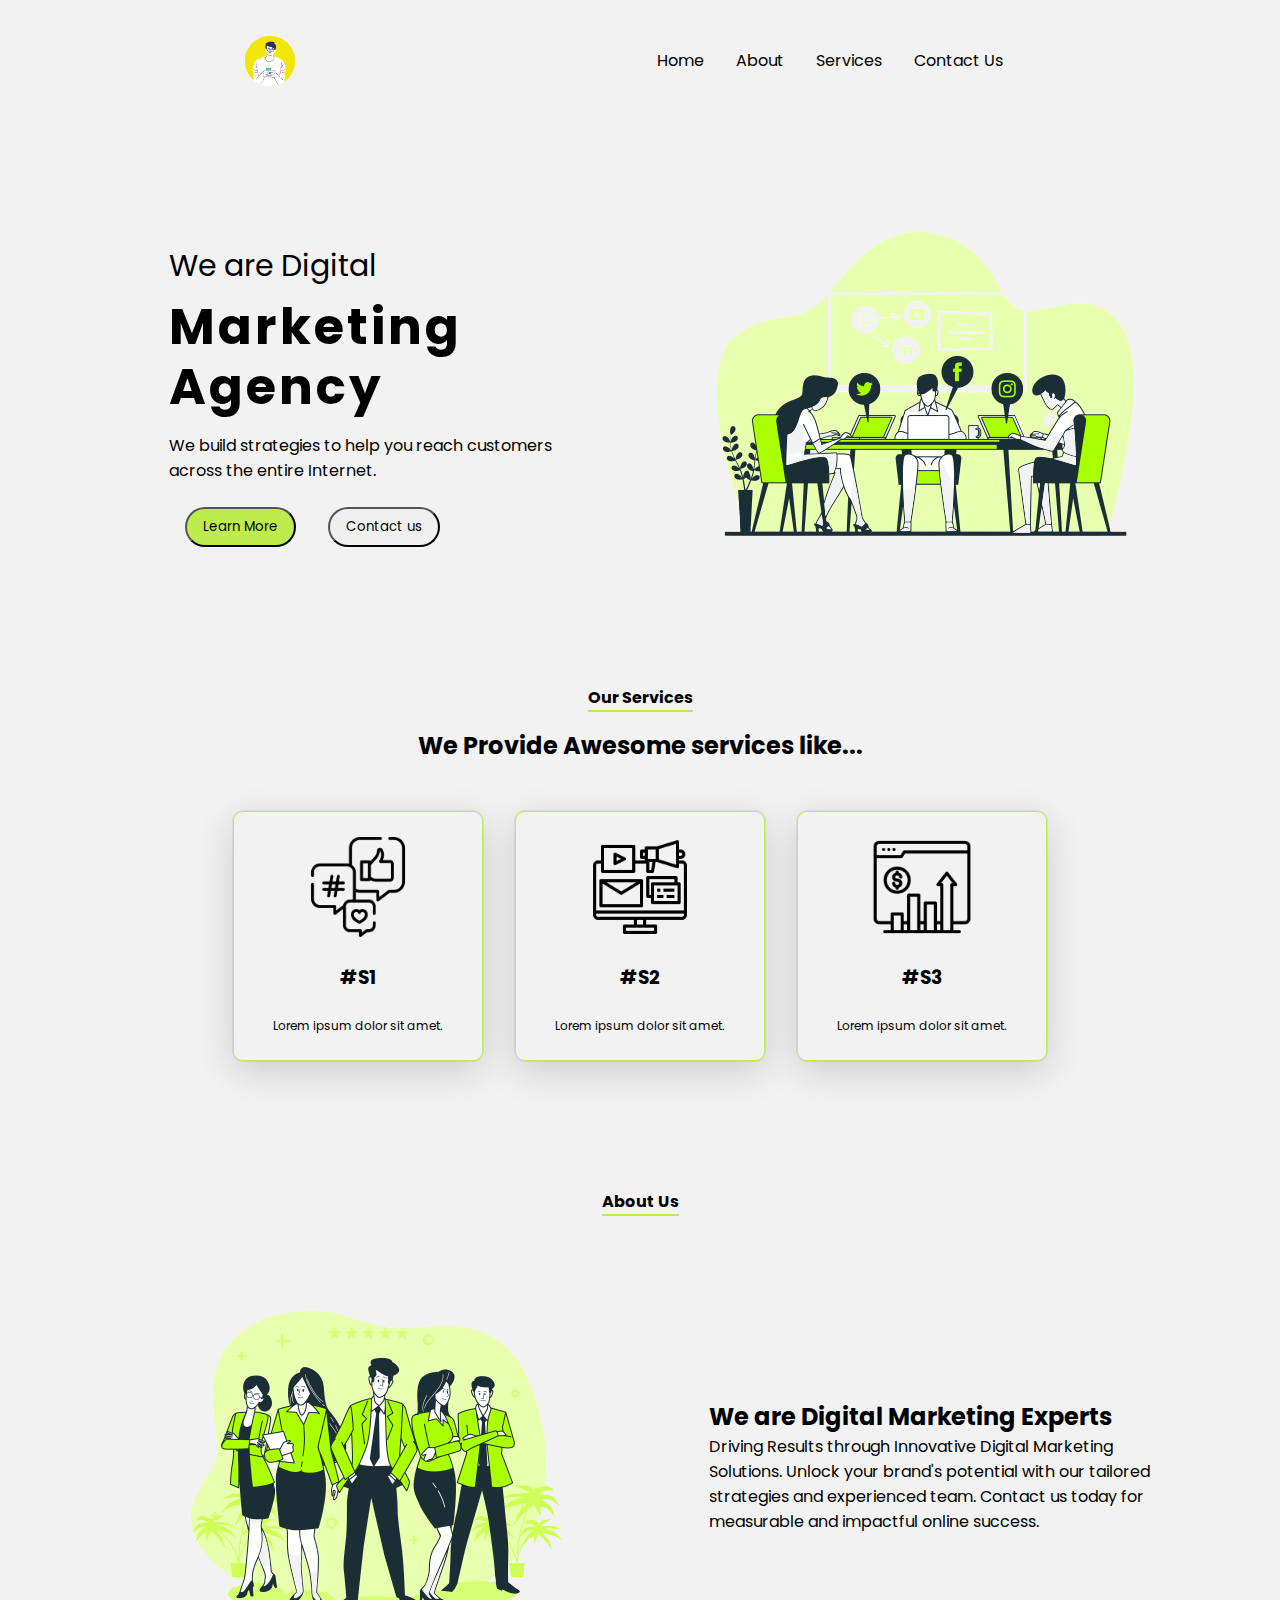
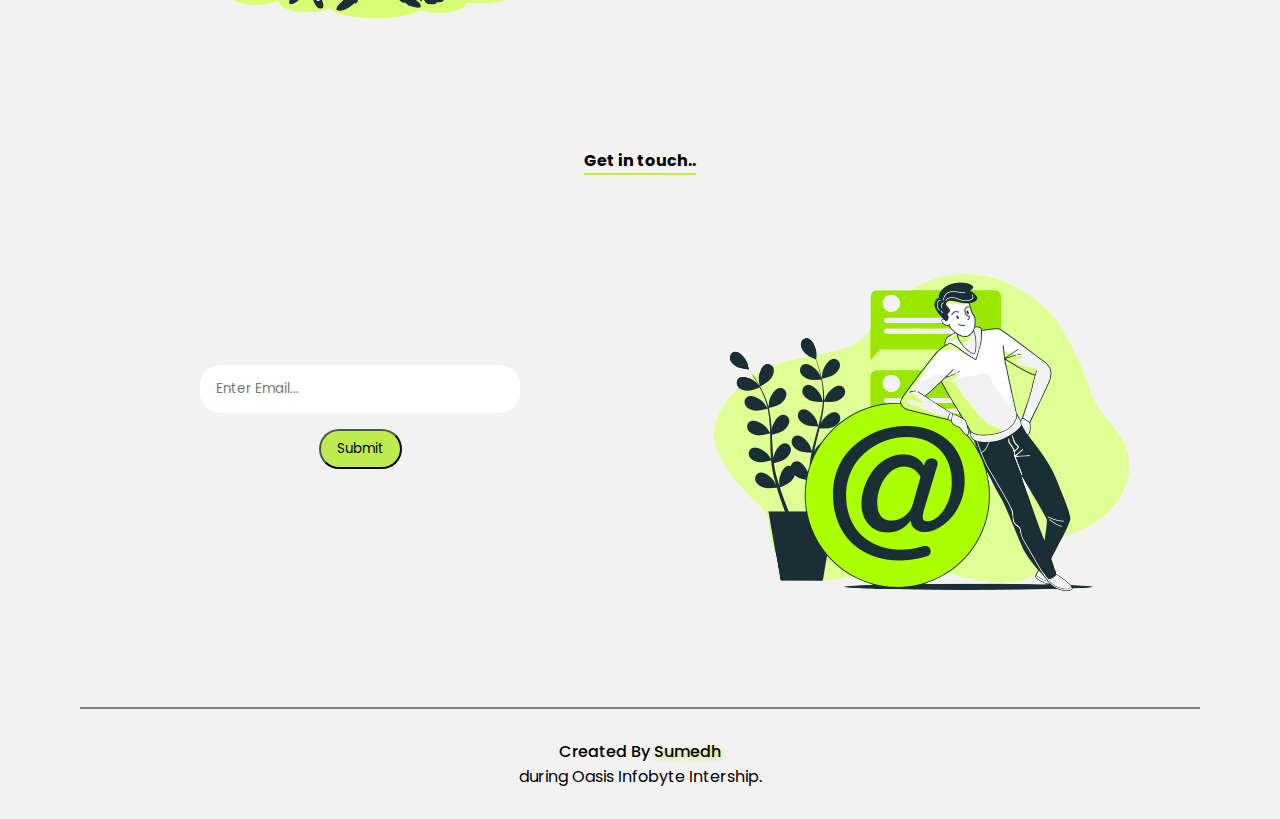
<file: Level 1 - Task 1 (Landing Page)/index.html>
<!DOCTYPE html>
<html lang="en">

<head>
    <meta charset="UTF-8">
    <meta name="viewport" content="width=device-width, initial-scale=1.0">
    <title>Landing Page</title>
    <link rel="stylesheet" href="style.css">
    <!-- Google Fonts -->
    <link rel="preconnect" href="https://fonts.googleapis.com">
    <link rel="preconnect" href="https://fonts.gstatic.com" crossorigin>
    <link href="https://fonts.googleapis.com/css2?family=Poppins:wght@300;400;500&display=swap" rel="stylesheet">
    <link href='https://unpkg.com/boxicons@2.1.4/css/boxicons.min.css' rel='stylesheet'>
</head>

<body>
        <!-- Navbar -->
        <nav class="Navbar">
            <img src="src/logo.png" width="50" height="50" alt="">
            <ul class="nav-list">
                <li class="nav-item" ><a href="#">Home</a></li>
                <li class="nav-item" ><a href="#about">About</a></li>
                <li class="nav-item" ><a href="#services">Services</a></li>
                <li class="nav-item" ><a href="#contact">Contact Us</a></li>
            </ul>
        </nav>
    <!-- Hero-Section -->
    <section class="hero">
        <div class="hero-text">
            <span class="hero-text1">
                We are Digital
            </span>
            <span class="hero-text2">
                Marketing
            </span>
            <span class="hero-text3">
                Agency
            </span>
            <span class="hero-text4">
                We build strategies to help you reach customers <br> across the entire Internet.
            </span>
            <div class="hero-btn">
                <button class="btn btn-more">
                    <a href="#about">Learn More</a>
                </button>
                <button class="btn btn-contact">
                    <a href="#contact">Contact us</a>
                </button>
            </div>
        </div>
        <img src="src/hero-img.png" alt="" class="hero-img">
    </section>
    <!-- Services -->
    <section id="services">
        <h4 class="section-tag">
            Our Services
        </h4>
        <h2 class="service-title">
            We Provide Awesome services like...
        </h2>
        <div class="services-container">

            <div class="service">
                <img class="service-img" src="src/img1.png" alt="">
                <h3>#S1</h3>
                <span class="tool-info">
                    Lorem ipsum dolor sit amet.
                </span>
            </div>
            <div class="service">
                <img class="service-img" src="src/img2.png" alt="">
                <h3>#S2</h3>
                <span class="tool-info">
                    Lorem ipsum dolor sit amet.
                </span>
            </div>
            <div class="service">
                <img class="service-img" src="src/img3.png" alt="">
                <h3>#S3</h3>
                <span class="tool-info">
                    Lorem ipsum dolor sit amet.
                </span>
            </div>

        </div>
    </section>

    <!-- About US -->
    <section id="about">
        <h4 class="section-tag">
            About Us
        </h4>
        <div class="about-container">
            <img src="src/about.png" alt="" class="about-img">
            <div class="about-text">
                <h2 class="about-head">
                    We are Digital Marketing Experts
                </h2>
                <span class="about-text1">
                    Driving Results through Innovative Digital Marketing Solutions. Unlock your brand's potential with our
                tailored strategies and experienced team. Contact us today for measurable and impactful online success.
                </span>
            </div>
        </div>
    </section>

    <!-- Contact Us -->
    <section id="contact">
        <h4 class="section-tag">
            Get in touch..
        </h4>
        <div class="contact-container">
                <div class="email">
                    <input type="email" name="email" id="email" placeholder="Enter Email..." required>
                    <button class="contact-btn" type="submit">Submit</button>
                </div>
                <img src="src/contact.png" alt="" class="contact-img">
        </div>
    </section>
    <footer>
        <span class="f-text1">
            Created By <a href="https://github.com/sumedhx" target="_blank">Sumedh</a>
        </span>
        <span class="f-text2">
            during Oasis Infobyte Intership.
        </span>
    </footer>
</body>
</html>
</file>
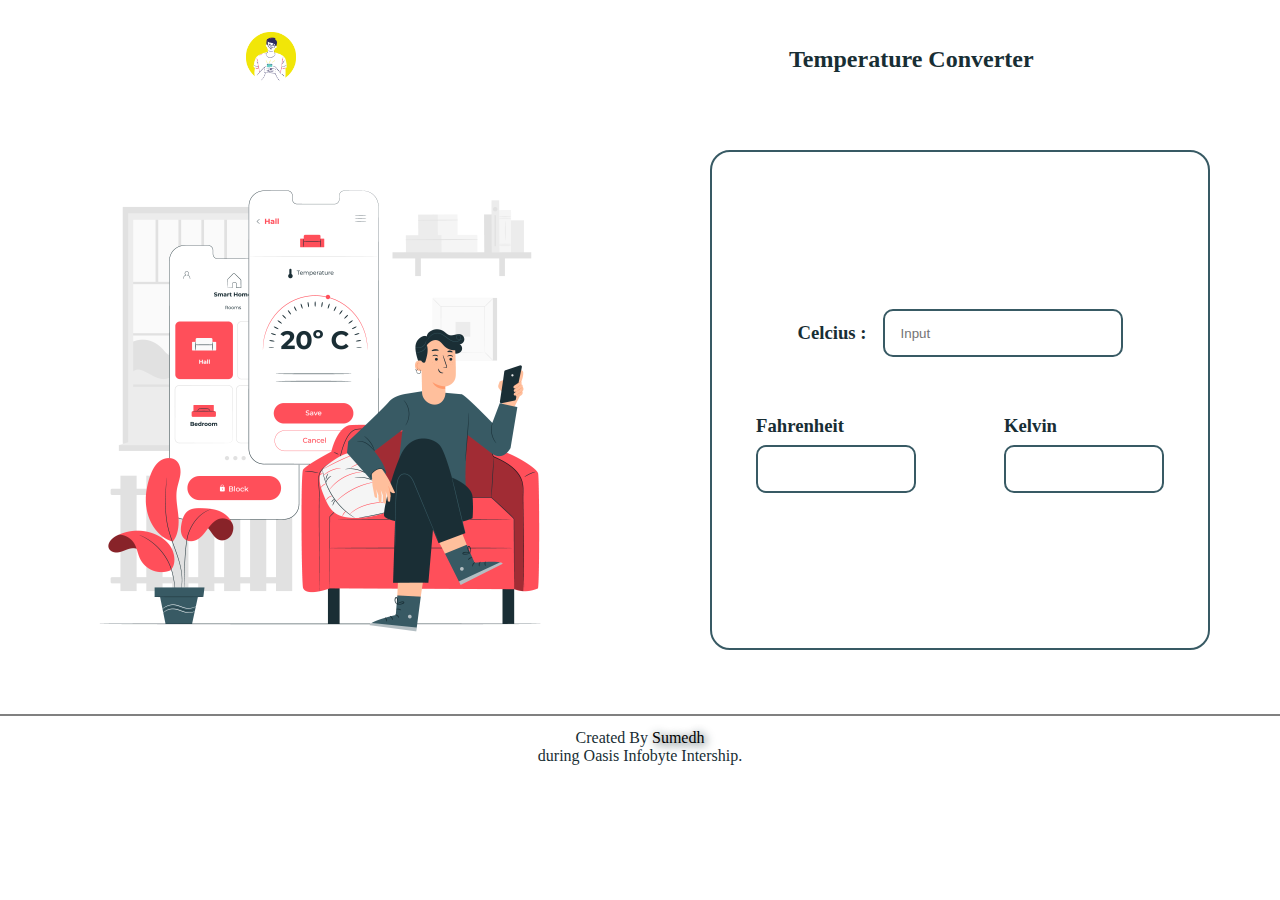
<file: Level 1 - Task 3 - (TemperatureConverter)/index.html>
<!DOCTYPE html>
<html lang="en">

<head>
    <meta charset="UTF-8">
    <meta name="viewport" content="width=device-width, initial-scale=1.0">
    <title>Temperator Convertor</title>
    <link rel="stylesheet" href="style.css">
    <script src="index.js"></script>
</head>

<body>
    <section class="header">
        <a href="">
            <img class="logo" src="src/pic.png" alt="">
        </a>
        <h2>Temperature Converter</h2>
    </section>
    <section class="main">
        <div class="container">
            <img src="src/img000.jpg" alt="">

            <div class="temp-list">
                <div class="temp-In">
                    <h3>Celcius : </h3>
                    <input id="inputCelcius" type="number" placeholder="Input"
                        oninput="temperatureConverter(this.value)" onchange="temperatureConverter(this.value)">
                </div>
                <div class="temp-Out">
                    <div class="Fahrenheit">
                        <h3>Fahrenheit</h3>
                        <div class="output" id="outputFahrenheit"></div>
                    </div>
                    <div class="Kelvin">
                        <h3>Kelvin</h3>
                        <div class="output" id="outputKelvin"></div>
                    </div>
                </div>

            </div>
        </div>
    </section>
    <footer>
        <span class="f-text1">
            Created By <a href="https://github.com/sumedhx" target="_blank">Sumedh</a>
        </span>
        <span class="f-text2">
            during Oasis Infobyte Intership.
        </span>
    </footer>
</body>

</html>
</file>
<file: Level 1 - Task 1 (Landing Page)/style.css>
*{
    margin: 0;
    padding: 0;
    box-sizing: border-box;
    font-family: 'Poppins', sans-serif;
    /* border: 1px solid black; */
    scroll-behavior: smooth;
}

body{
    background-color: #f2f2f2;
    padding: 0 5rem;
}

.Navbar{
    display: flex;
    align-items: center;
    justify-content: space-around;
    padding: 2rem 0rem;
}
.Navbar .nav-list{
    padding: 1rem;
    display: flex;
    align-items: center;
    justify-content: space-evenly;
    list-style: none;
}
.nav-item a{
    text-decoration: none;
    color: black;
    margin: 0 1rem;
    font-weight: 400;
    cursor: pointer;
}
.nav-item a:hover{
    /* border-bottom: 1px solid #BEEC4E; */
    transition: .2s ease;
    text-shadow: 4px 4px 5px #BEEC4E;
}

/* Hero-Section */
section{
    margin: 2rem 0;
}
a{
    text-decoration: none;
    color: black;
}
.hero{
    display: grid;
    grid-template-columns: 50% 50%;
    justify-items: center;
    align-items: center;
}
.hero-img{
  width: 500px;
  height: 500px;
}
.hero-text{
    display: flex;
    flex-direction: column;
}
.hero-text1{
    font-size: 30px;
}
.hero-text2, .hero-text3{
    font-size: 50px;
    font-weight: 700;
    letter-spacing: 3px;
}
.hero-text2{
    margin-bottom: -1rem;
}
.hero-text4{
    padding: .5rem 0;
}
.hero-btn{
    display: flex;
    align-items: center;
}
.hero-btn .btn{
    padding: .5rem 1rem;
    border-radius: 20px;
    margin: 1rem;
}
.hero-btn .btn:hover{
    transform: scale(1.1);
    transition: .2s ease;
}
.hero-btn .btn-more{
    background-color: #BEEC4E;
}

/* Services */
#services{
    display: flex;
    justify-content: center;
    align-items: center;
    flex-direction: column;
}
.section-tag{
    border-bottom: 2px solid #BEEC4E;
}
.service-title{
    margin: 1rem 0;
}
.services-container{
    padding: 2rem 0;
    width: 100%;
    display: flex;
    justify-content: center;
    align-items: center;
    gap: 2rem;
}
.service{
    width: 250px;
    height: 250px;
    display: flex;
    flex-direction: column;
    justify-content: space-evenly;
    align-items: center;
    border-radius: 10px;
    border: 1px solid #BEEC4E;
    box-shadow: rgba(0, 0, 0, 0.16) 0px 10px 36px 0px, rgba(0, 0, 0, 0.06) 0px 0px 0px 1px;
}
.service-img{
    width: 100px;
    height: 100px;
}
.service .tool-info{
    font-size: 12px;
}
/* About Us */
#about{
    display: flex;
    justify-content: center;
    align-items: center;
    flex-direction: column;
    padding-top: 4rem;
}
.about-container{
    display: flex;
    justify-content: space-around;
    align-items: center;
}
.about-container .about-img{
    width: 500px;
    height: 500px;
}
.about-text{
    width: 40%;
}

/* Contact Us */
#contact{
    display: flex;
    flex-direction: column;
    justify-items: center;
    align-items: center;
    /* padding-top: 4rem; */
}
.contact-container{
    width: 100%;
    display: grid;
    grid-template-columns: 50% 50%;
    justify-items: center;
    align-items: center;
}
.contact-container #email{
    padding-left: 1rem;   
    display: flex;
    flex-direction: column;
    width: 20rem;
    height: 3rem;
    border: none;
    border-radius: 20px;
}
.contact-container .email .contact-btn{
    padding: .5rem 1rem;
    border-radius: 20px;
    margin: 1rem 0;
    background-color: #BEEC4E;
    cursor: pointer;
}
.contact-container .email{
    display: flex;
    flex-direction: column;
    justify-content: center;
    align-items: center;
}

/* Footer */
footer{
    height: 7rem;
    display: flex;
    flex-direction: column;
    justify-content: center;
    align-items: center;
    border-top: 2px solid grey;

}
footer .f-text1{
    font-weight: 500;
}
footer .f-text1 a{
    text-decoration: none;
    color: black;
    text-shadow: 2px 2px 5px #BEEC4E;
}



/* Code of Responsiveness */

@media(max-width:768px){
    body{
        padding: 0 2rem;
    }
    /* Hero Section */
    .hero-img{
        width: 400px;
        height: 400px;
    }
    /* About Section */
    .about-container .about-img{
        width: 400px;
        height: 400px;
    }
    .about-container .about-text1{
        font-size: 12px;
    }
    /* Contact Section */
    .contact-container .contact-img{
        width: 400px;
        height: 400px;
    }
}
@media(max-width:425px){
    body{
        padding: 0;
    }
    .Navbar .nav-list{
        display: none;
    }
    /* Hero Section */
    .hero-img, .about-container .about-img, .contact-container .contact-img{
        display: none;
    }
    .hero{
    display: grid;
    grid-template-columns:100%;
    justify-items: center;
    align-items: center;
    }
    .hero-text1{
        font-size: 21px;
    }
    .hero-text2, .hero-text3{
        font-size: 40px;
        font-weight: 700;
        letter-spacing: 3px;
    }
    .hero-text4{
        font-size: 12px;
    }
    /* Service Section */
    #services .service-title{
        font-size: 16px;
    }
    .services-container{
        padding: 2rem 0;
        width: 100%;
        display: flex;
        flex-direction: column;
        justify-content: center;
        align-items: center;
        gap: 2rem;
    }
    /* About Section */
    #about{
        gap: 1rem;
        padding-top: 2rem;
    }
    .about-container{
        display: flex;
        flex-direction: column;
        justify-content: center;
        align-items: center;
    }
    .about-text{
        width: 80%;
    }
    /* Contact Section */
    #contact{
        gap: 1rem;
        padding-top: 3rem;
    }
    .contact-container{
        grid-template-columns: 100%;
    }
    /* Footer Section */
    footer .f-text1{
        font-size: 12px;
    }
    footer .f-text2{
        font-size: 12px;
    }
}

@media(max-width:320px){
    /* About Section */
    .about-text{
    width: 90%;
}
    .about-head{
        font-size: 20px;
    }
    .contact-container #email{
        width: 18rem;
    }
}
</file>
<file: Level 1 - Task 3 - (TemperatureConverter)/style.css>
*{
    margin: 0;
    padding: 0;
    box-sizing: border-box;
    /* border: 1px solid black; */
}
body{
    /* background-color: #f5f5f5; */
    color: #182E34;
    overflow-x: hidden;
    
}
.header{
    display: flex;
    justify-content: space-around;
    align-items: center;
    padding: 2rem 0;
}
.header a .logo{
    width: 50px;
    height: 50px;
}

.main{
    margin: 2rem 0;
}
.main .container{
    display: flex;
    justify-content: space-around;
    align-items: center;
}
.main img{
    width: 500px;
    height: 500px;
}

.temp-list{
    width: 500px;
    height: 500px;
    display: flex;
    flex-direction: column;
    justify-content: center;
    align-items: center;
    gap: 3rem;
    border: 2px solid #385A64;
    border-radius: 20px;
}
.temp-In{
    display: flex;
    justify-content: space-around;
    align-items: center;
    gap: 1rem;
}
.temp-In input{
    width: 15rem;
    height: 3rem;
    margin: 2px 0;
    padding: 0 1rem;
    border-radius: 10px;
    border: none;
    border: 2px solid #385A64;
    /* box-shadow: 1px 1px 10px #FF4F5B; */
}
.temp-In input:hover{
    /* border: 1px solid #FF4F5B; */
    box-shadow: 1px 1px 10px #192F35;
    transition: .2s ease-in;
}
.temp-Out{
    width: 100%;
    display: flex;
    justify-content: space-around;
    align-items: center;
}
.Fahrenheit h3, .Kelvin h3{
    margin: .5rem 0rem;
}

.temp-Out .output{
    width: 10rem;
    height: 3rem;
    background-color: white;
    border-radius: 10px;
    display: flex;
    justify-content: center;
    align-items: center;
    border: 2px solid #385A64;
}

footer{
    margin-top: 4rem;
    height: 4rem;
    display: flex;
    flex-direction: column;
    justify-content: center;
    align-items: center;
    border-top: 2px solid grey;

}
footer .f-text1{
    font-weight: 500;
}
footer .f-text1 a{
    text-decoration: none;
    color: black;
    text-shadow: 2px 2px 10px #192F35;
}

/* Responsive Code */

@media(max-width:1024px) {
    .main .container img{
        width: 400px;
        height: 400px;
    }
    .temp-list{
        width: 400px;
        height: 400px;
    }
}

@media(max-width:768px){
    .temp-In input{
        width: 10rem;
    }
    .temp-Out .output{
        width: 7rem;
    }
}

@media(max-width:425px){
    .main .container{
        position: relative;
    }
    .main .container img{
        position: absolute;
        z-index: -1;
        opacity: .3;
    }
    .temp-list{
        gap: 2rem;
        width: 350px;
    }
}

@media(max-width:320px){
    .header h2{
        font-size: 16px;
    }
    .main .container img{
        width: 300px;
        height: 300px;
    }
}
</file>
